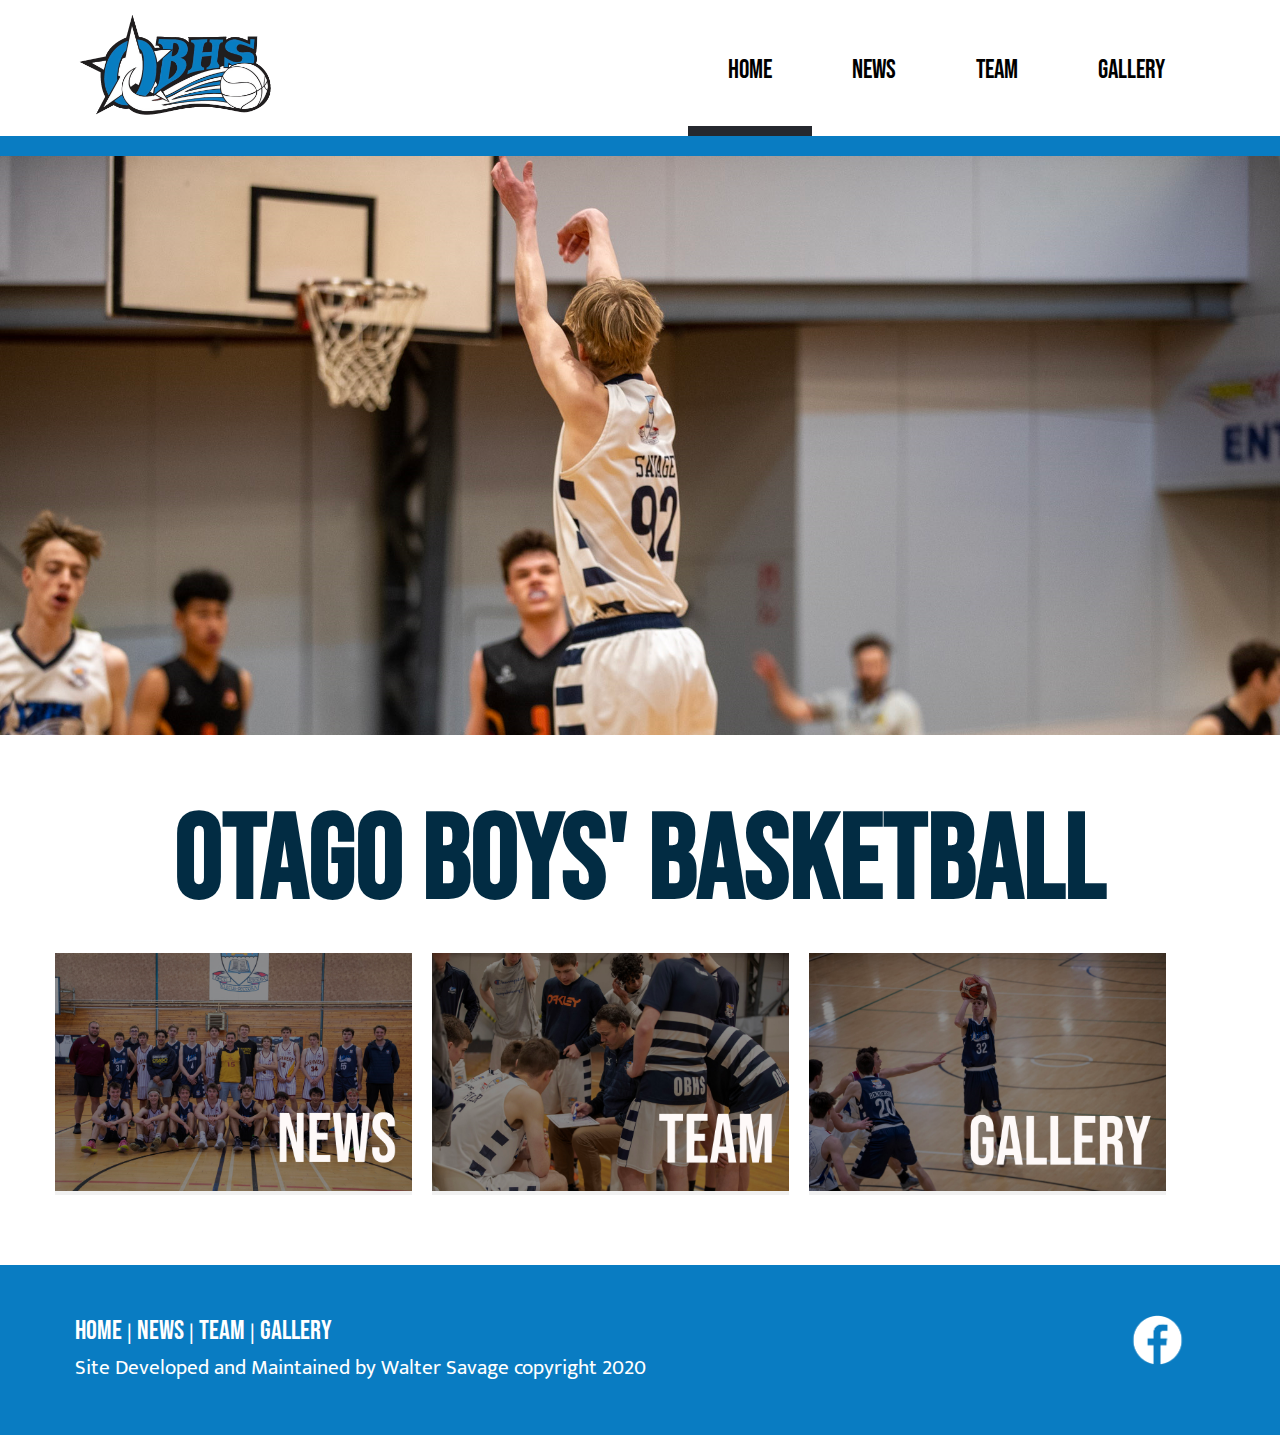
<file: 3.4 - Walter Savage/index.html>
<!DOCTYPE html>
<html lang="en">
<head>
	<script src="script.js">
	</script><!-- Links the JS to the page -->
	<meta charset="utf-8">
	<title>OBHS BBALL - Home</title><!-- Title for the website -->
	<link href="images/favicon.png" rel="icon" sizes="32x32" type="image/gif"><!-- The little icon in the TAB on the web browser -->
	<link href="style.css" rel="stylesheet" type="text/css"><!-- Links the StyleSheet for styling -->
	<meta content="width=device-width, initial-scale=1" name="viewport"><!-- Scales the website on landing -->
	<link href="https://cdnjs.cloudflare.com/ajax/libs/font-awesome/4.7.0/css/font-awesome.min.css" rel="stylesheet"><!-- Imports the hamburger Icon for the NAV bar -->
</head>
<body>
	<!-- Responsive phone menu -->
	<div class="topnav" id="myTopnav">
		<img alt="OBHS Logo" height="100" src="images/obhs_basketball_logo.png"> <a href="gallery.html">Gallery</a> <a href="team.html">Team</a> <a href="news.html">News</a> <a class="active" href="index.html">Home</a> <a class="icon" href="javascript:void(0);" onclick="myFunction()"><i class="fa fa-bars"></i></a>
	</div>
	<!-- Hero Image -->	
	<img alt="Walter Savage Shooting" class="hero_image" src="images/hero_v2.jpg">
	
	<!-- Main Content sits within here, has styling to keep consitency through website-->
	<div class="main_content">
	<!-- Header for Landing page -->
	<h1>Otago Boys' Basketball</h1>
		<!-- DIV is for row is to ensure they all sit on the same line -->
		<div class="row">
			<!-- Styling for column attached to the DIV -->
			<div class="column">
				<!-- Styling for the card attched through the div -->
				<div class="card">
					<!-- The image has hyperlink tags attached to the other pages -->
					<a href="news.html"><img alt="News Page" class="card_img" src="image_edits/cashmere_vs_obhs.jpg"></a>
				</div>
			</div>
			<!-- Styling for column attached to the DIV -->
			<div class="column">
				<!-- Styling for the card attched through the div -->
				<div class="card">
					<!-- The image has hyperlink tags attached to the other pages -->
					<a href="team.html"><img alt="Team Page" class="card_img" src="image_edits/brent_coach.jpg"></a>
				</div>
			</div>
			<!-- Styling for column attached to the DIV -->
			<div class="column">
				<!-- Styling for the card attched through the div -->
				<div class="card">
					<!-- The image has hyperlink tags attached to the other pages -->
					<a href="gallery.html"><img alt="Gallery Page" class="card_img" src="image_edits/gallery_img.jpg"></a>
				</div>
			</div>
		</div><!-- Row DIV -->
	</div><!-- Main Content -->
	
	<!-- Responisve Footer, contains links to pages and the Team Facebook Page -->
	<footer>
		<!-- link to the facebook -->
		<a href="https://www.facebook.com/pages/category/Amateur-Sports-Team/Otago-Boys-High-School-Basketball-133551963895731/"><img alt="Link to OBHS Basktball Facebook Page" class="facebook_img" src="images/facebook_logo.PNG"></a>
		<!-- Links to the other pages on the site -->
		<p><a href="index.html">Home</a> | <a href="news.html">News</a> | <a href="team.html">Team</a> | <a href="gallery.html">Gallery</a></p>
		<!-- contains information on the developer -->
		<p>Site Developed and Maintained by Walter Savage copyright 2020</p>
	</footer>
</body>
</html>
</file>
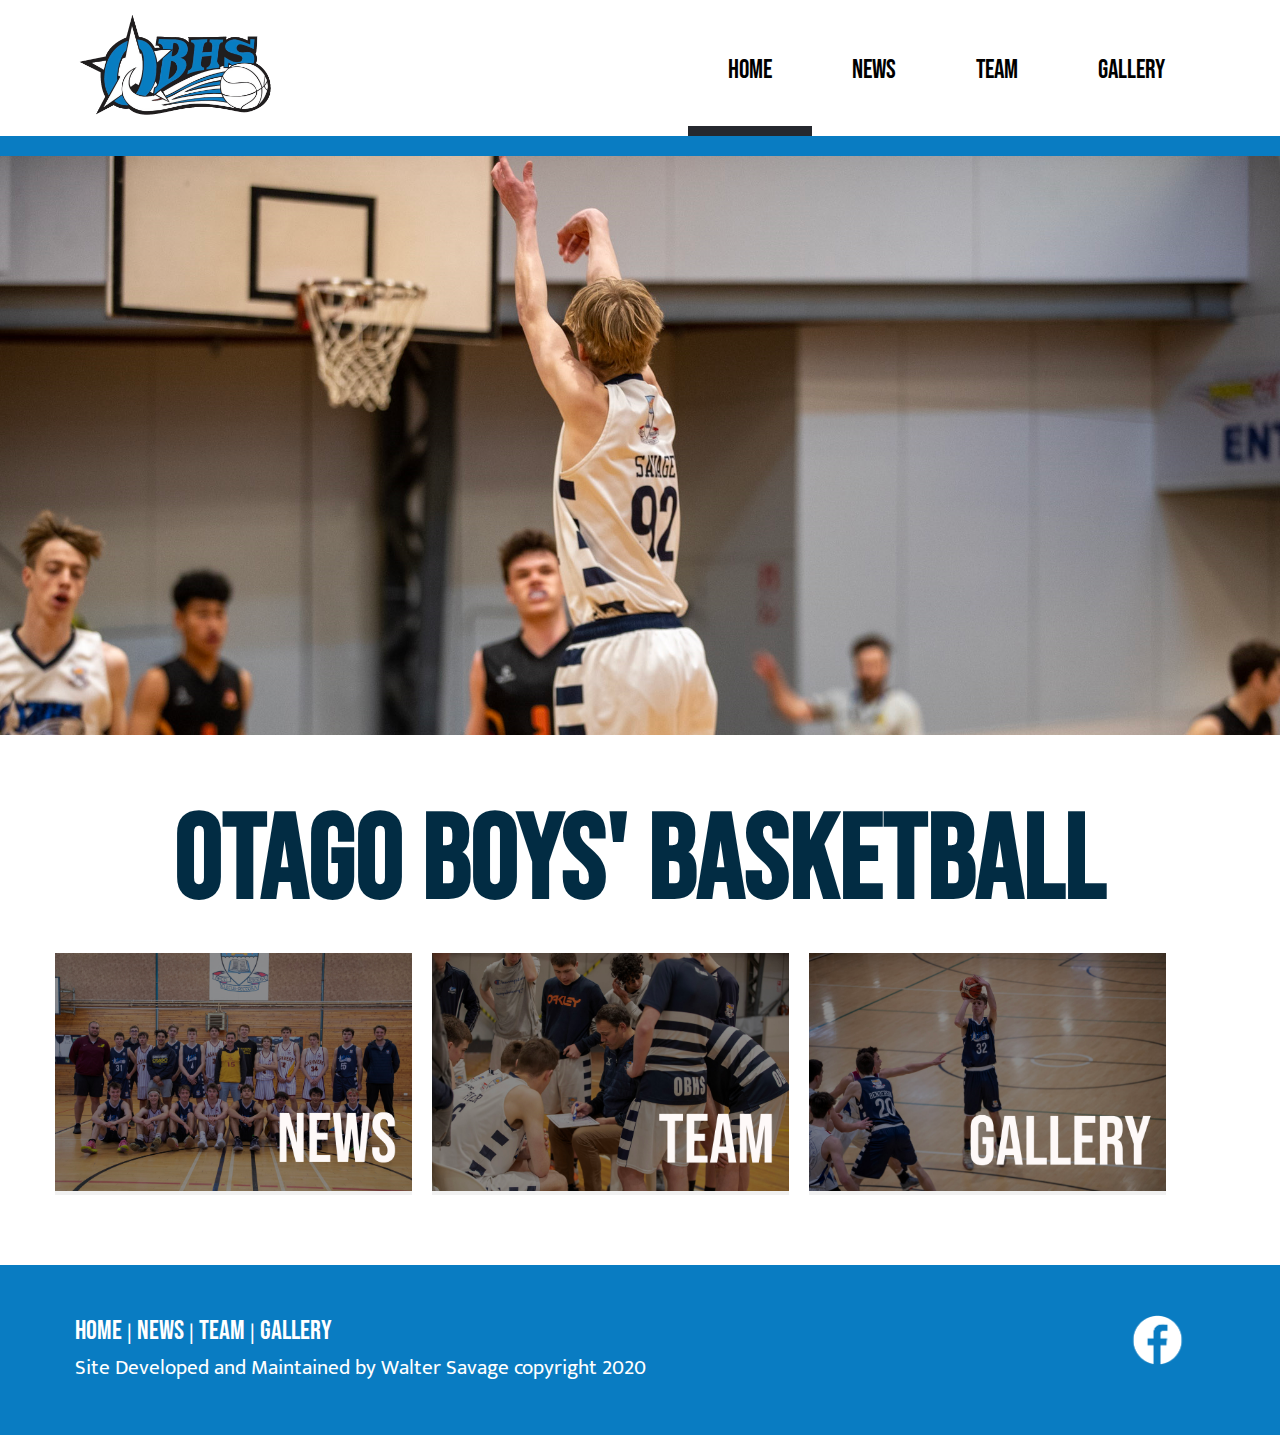
<file: 3.4-OBHS-Basketball-master/3.4 - Walter Savage/index.html>
<!DOCTYPE html>
<html lang="en">
<head>

	<script src="script.js">
	</script>
	<meta charset="utf-8">
	<title>OBHS BBALL - Home</title>
	<link href="images/favicon.png" rel="icon" sizes="32x32" type="image/gif">
	<link href="style.css" rel="stylesheet" type="text/css">
	<meta content="width=device-width, initial-scale=1" name="viewport">
	<link href="https://cdnjs.cloudflare.com/ajax/libs/font-awesome/4.7.0/css/font-awesome.min.css" rel="stylesheet">
</head>
<body>
	<!-- Responsive phone menu -->
	<div class="topnav" id="myTopnav">
		<img alt="OBHS Logo" height="100" src="images/obhs_basketball_logo.png"> <a href="gallery.html">Gallery</a> <a href="team.html">Team</a> <a href="news.html">News</a> <a class="active" href="index.html">Home</a> <a class="icon" href="javascript:void(0);" onclick="myFunction()"><i class="fa fa-bars"></i></a>
	</div><img alt="Walter Savage Shooting" class="hero_image" src="images/hero_v2.jpg">
	<div class="main_content">
		<h1>Otago Boys' Basketball</h1>
		<div class="row">
			<div class="column">
				<div class="card">
					<a href="news.html"><img alt="News Page" class="card_img" src="image_edits/cashmere_vs_obhs.jpg"></a>
				</div>
			</div>
			<div class="column">
				<div class="card">
					<a href="team.html"><img alt="Team Page" class="card_img" src="image_edits/brent_coach.jpg"></a>
				</div>
			</div>
			<div class="column">
				<div class="card">
					<a href="gallery.html"><img alt="Gallery Page" class="card_img" src="image_edits/gallery_img.jpg"></a>
				</div>
			</div>
		</div>
	</div><!-- Main Content -->
	<footer>
		<a href="https://www.facebook.com/pages/category/Amateur-Sports-Team/Otago-Boys-High-School-Basketball-133551963895731/"><img alt="Link to OBHS Basktball Facebook Page" class="facebook_img" src="images/facebook_logo.PNG"></a>
		<p><a href="index.html">Home</a> | <a href="news.html">News</a> | <a href="team.html">Team</a> | <a href="gallery.html">Gallery</a></p>
		<p>Site Developed and Maintained by Walter Savage copyright 2020</p>
	</footer>
</body>
</html>
</file>
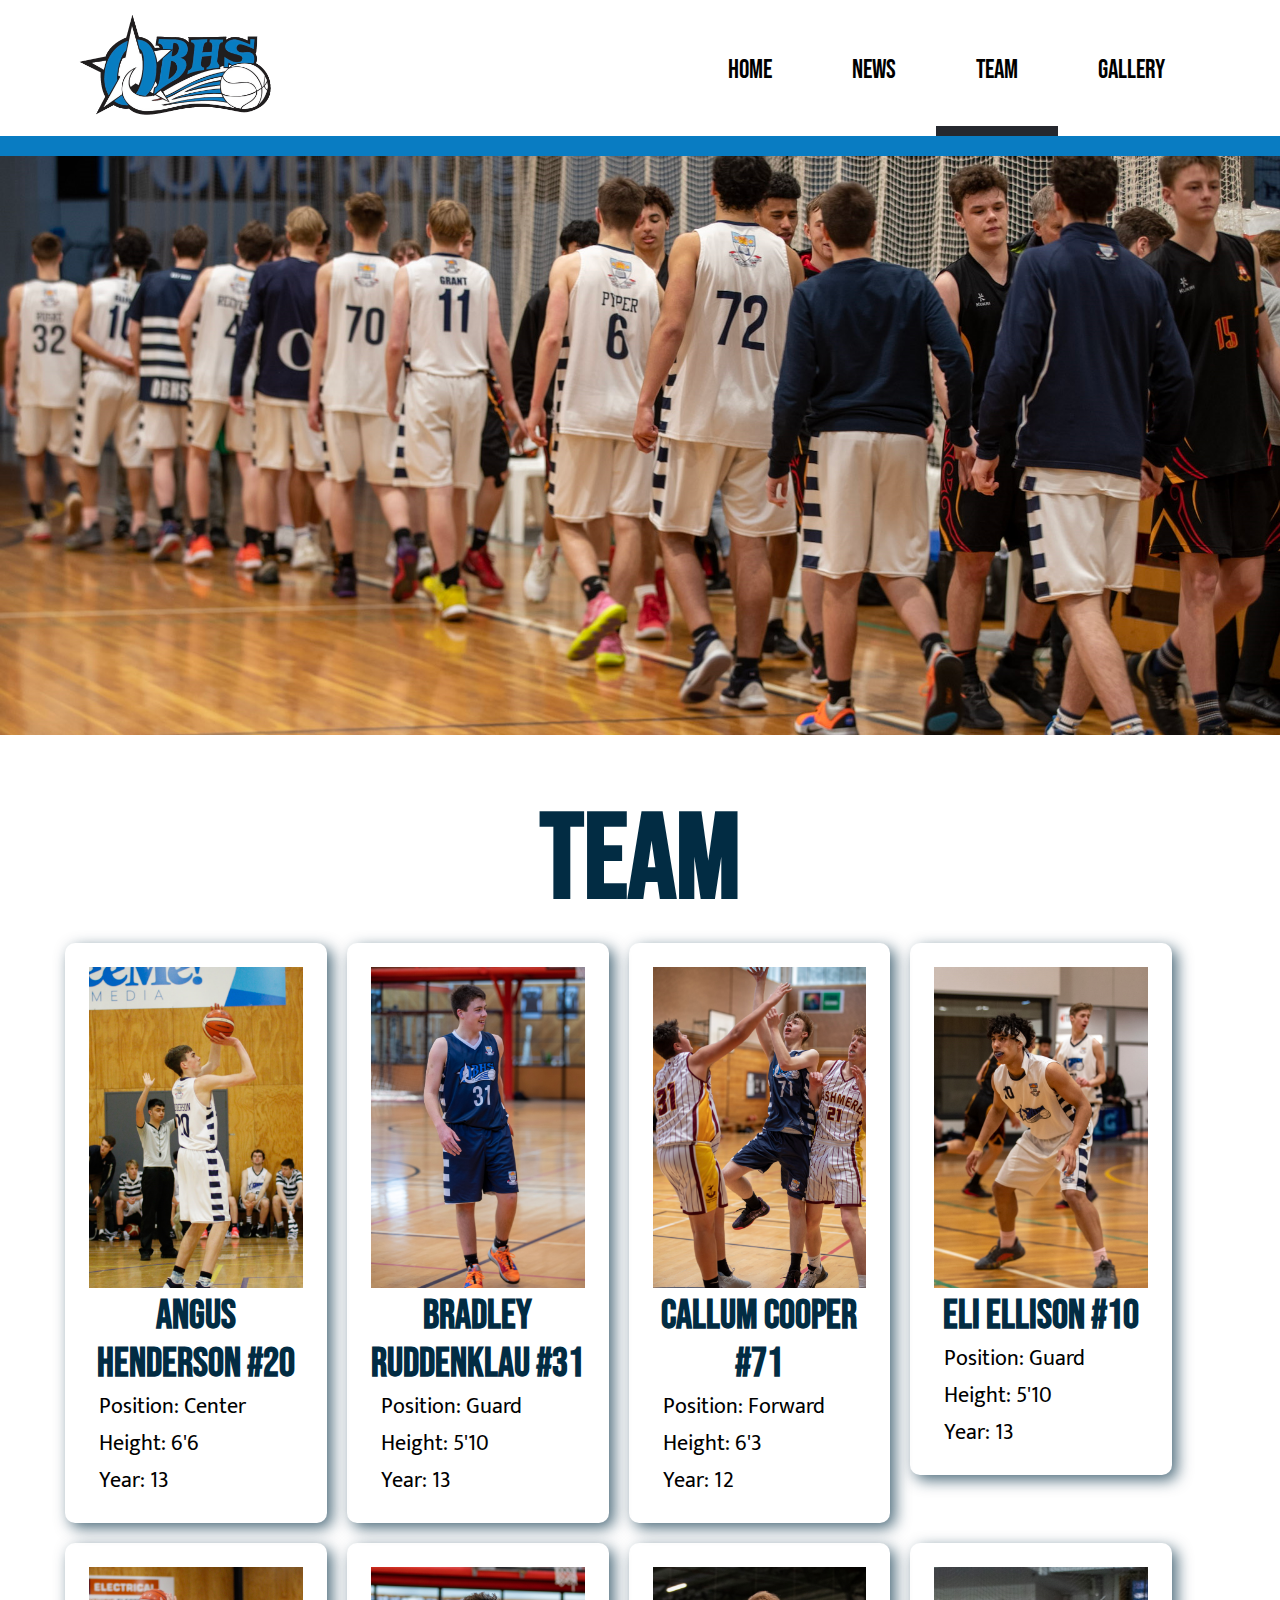
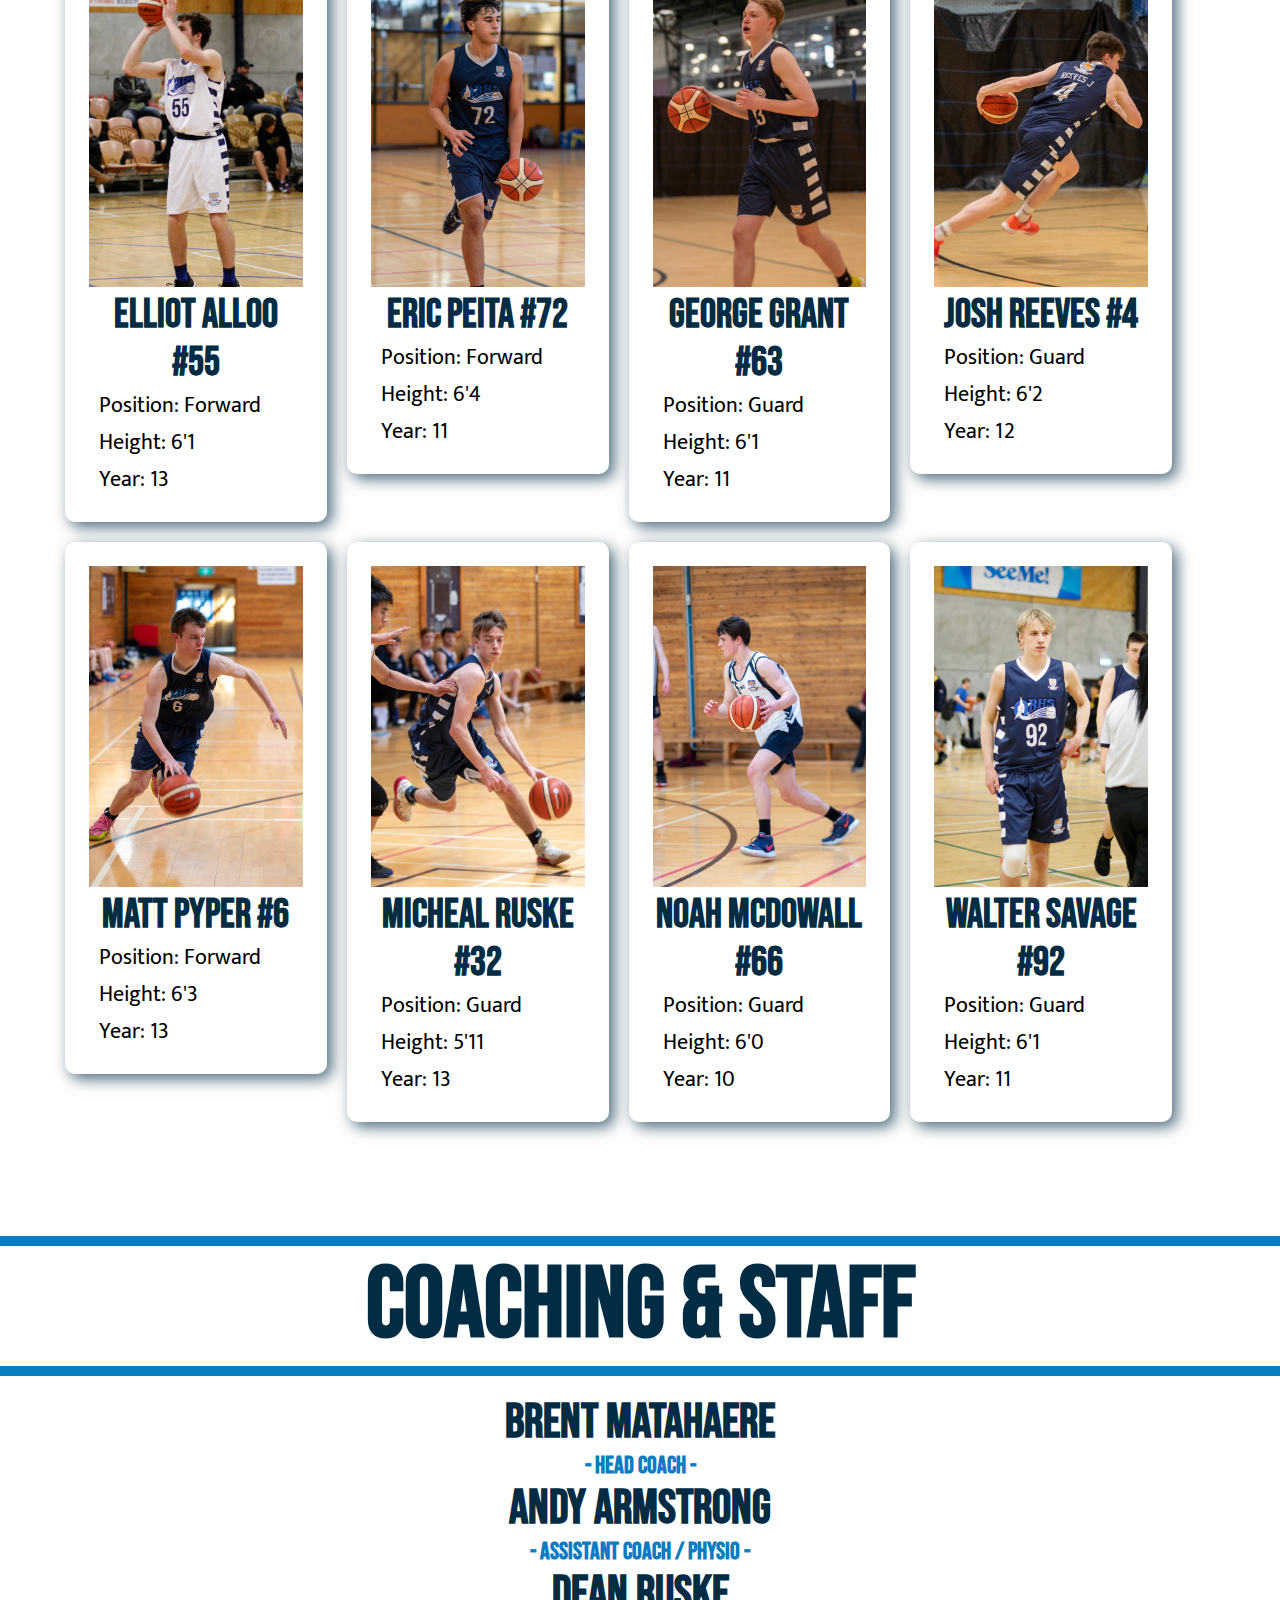
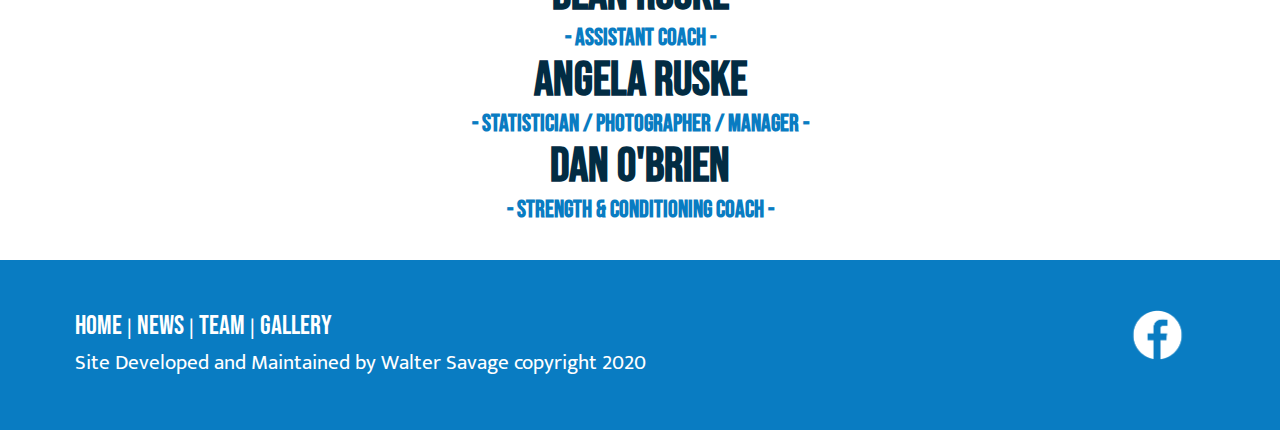
<file: 3.4 - Walter Savage/team.html>
<!DOCTYPE html>
<html lang="en">
<head>
	<script src="script.js">
	</script><!-- Links the JS to the page -->
	<meta charset="utf-8">
	<title>OBHS BBALL - Team</title><!-- Title for the website -->
	<link href="images/favicon.png" rel="icon" sizes="32x32" type="image/gif"><!-- The little icon in the TAB on the web browser -->
	<link href="style.css" rel="stylesheet" type="text/css"><!-- Links the StyleSheet for styling -->
	<meta content="width=device-width, initial-scale=1" name="viewport"><!-- Scales the website on landing -->
	<link href="https://cdnjs.cloudflare.com/ajax/libs/font-awesome/4.7.0/css/font-awesome.min.css" rel="stylesheet"><!-- Imports the hamburger Icon for the NAV bar -->
</head>
<body>
	<!-- Responsive phone menu -->
	<div class="topnav" id="myTopnav">
		<img alt="OBHS Basketball Logo" height="100" src="images/obhs_basketball_logo.png"> <a href="gallery.html">Gallery</a> <a class="active" href="team.html">Team</a> <a href="news.html">News</a> <a href="index.html">Home</a> <a class="icon" href="javascript:void(0);" onclick="myFunction()"><i class="fa fa-bars"></i></a>
	</div>
	
	<!-- Hero Image -->	
	<img alt="OBHS vs Waitaki handshakes" class="hero_image" src="images/team_hero_image.jpg">
	
	<!-- Main Content sits within here, has styling to keep consitency through website-->
	<div class="main_content">
		<!-- Header for Team page -->
		<h1>Team</h1>
		<!-- Ensures there is only a max of 4 players on each row -->
		<div class="row_v2">
			<!-- Styling for column_v2 attached to the DIV -->
			<div class="column_v2">
				<div class="player">
					<!-- img for each individual player -->
					<img alt="Angus Henderson" class="player_img" src="images/angus_henderson_v2.jpg">
					<!-- content for each player -->
					<h3>Angus Henderson #20</h3>
					<p>Position: Center<br>
					Height: 6'6<br>
					Year: 13</p>
				</div>
			</div>
			<!-- Styling for column_v2 attached to the DIV -->
			<div class="column_v2">
				<!-- DIV contains the styleing for the player's card -->
				<div class="player">
					<!-- img for each individual player -->
					<img alt="Bradley Ruddenklau" class="player_img" src="images/bradley_ruddenklau_v2.jpg">
					<!-- content for each player -->
					<h3>Bradley Ruddenklau #31</h3>
					<p>Position: Guard<br>
					Height: 5'10<br>
					Year: 13</p>
				</div>
			</div>
			<!-- Styling for column_v2 attached to the DIV -->
			<div class="column_v2">
				<!-- DIV contains the styleing for the player's card -->
				<div class="player">
					<!-- img for each individual player -->
					<img alt="Callum Cooper" class="player_img" src="images/callum_cooper.jpg">
					<!-- content for each player -->
					<h3>Callum Cooper #71</h3>
					<p>Position: Forward<br>
					Height: 6'3<br>
					Year: 12</p>
				</div>
			</div>
			<!-- Styling for column_v2 attached to the DIV -->
			<div class="column_v2">
				<!-- DIV contains the styleing for the player's card -->
				<div class="player">
					<!-- img for each individual player -->
					<img alt="Eli Ellison" class="player_img" src="images/eli_ellison_v2.jpg">
					<!-- content for each player -->
					<h3>Eli Ellison #10</h3>
					<p>Position: Guard<br>
					Height: 5'10<br>
					Year: 13</p>
				</div>
			</div>
		</div><!-- row_v2 -->
		<!-- Ensures there is only a max of 4 players on each row -->
		<div class="row_v2">
			<!-- Styling for column_v2 attached to the DIV -->
			<div class="column_v2">
				<!-- DIV contains the styleing for the player's card -->
				<div class="player">
					<!-- img for each individual player -->
					<img alt="Elliot Alloo" class="player_img" src="images/elliot_alloo_v2.jpg">
					<!-- content for each player -->
					<h3>Elliot Alloo #55</h3>
					<p>Position: Forward<br>
					Height: 6'1<br>
					Year: 13</p>
				</div>
			</div>
			<!-- Styling for column_v2 attached to the DIV -->
			<div class="column_v2">
				<!-- DIV contains the styleing for the player's card -->
				<div class="player">
					<!-- img for each individual player -->
					<img alt="Eric Peita" class="player_img" src="images/eric_peita.jpg">
					<!-- content for each player -->
					<h3>Eric Peita #72</h3>
					<p>Position: Forward<br>
					Height: 6'4<br>
					Year: 11</p>
				</div>
			</div>
			<!-- Styling for column_v2 attached to the DIV -->
			<div class="column_v2">
				<!-- DIV contains the styleing for the player's card -->
				<div class="player">
					<!-- img for each individual player -->
					<img alt="George Grant" class="player_img" src="images/george_grant_v2.jpg">
					<!-- content for each player -->
					<h3>George Grant #63</h3>
					<p>Position: Guard<br>
					Height: 6'1<br>
					Year: 11</p>
				</div>
			</div>
			<!-- Styling for column_v2 attached to the DIV -->
			<div class="column_v2">
				<!-- DIV contains the styleing for the player's card -->
				<div class="player">
					<!-- img for each individual player -->
					<img alt="Josh Reeves" class="player_img" src="images/josh_reeves_v2.jpg">
					<!-- content for each player -->
					<h3>Josh Reeves #4</h3>
					<p>Position: Guard<br>
					Height: 6'2<br>
					Year: 12</p>
				</div>
			</div>
		</div><!-- row_v2 -->
		<!-- Ensures there is only a max of 4 players on each row -->
		<div class="row_v2">
			<!-- Styling for column_v2 attached to the DIV -->
			<div class="column_v2">
				<!-- DIV contains the styleing for the player's card -->
				<div class="player">
					<!-- img for each individual player -->
					<img alt="Matt Pyper" class="player_img" src="images/matt_pyper.jpg">
					<!-- content for each player -->
					<h3>Matt Pyper #6</h3>
					<p>Position: Forward<br>
					Height: 6'3<br>
					Year: 13</p>
				</div>
			</div>
			<!-- Styling for column_v2 attached to the DIV -->
			<div class="column_v2">
				<!-- DIV contains the styleing for the player's card -->
				<div class="player">
					<!-- img for each individual player -->
					<img alt="Micheal Ruske" class="player_img" src="images/micheal_ruske_v2.jpg">
					<!-- content for each player -->
					<h3>Micheal Ruske #32</h3>
					<p>Position: Guard<br>
					Height: 5'11<br>
					Year: 13</p>
				</div>
			</div>
			<!-- Styling for column_v2 attached to the DIV -->
			<div class="column_v2">
				<!-- DIV contains the styleing for the player's card -->
				<div class="player">
					<!-- img for each individual player -->
					<img alt="Noah McDowall" class="player_img" src="images/noah_mcdwoll.jpg">
					<!-- content for each player -->
					<h3>Noah McDowall #66</h3>
					<p>Position: Guard<br>
					Height: 6'0<br>
					Year: 10</p>
				</div>
			</div>
			<!-- Styling for column_v2 attached to the DIV -->
			<div class="column_v2">
				<!-- DIV contains the styleing for the player's card -->
				<div class="player">
					<!-- img for each individual player -->
					<img alt="Walter Savage" class="player_img" src="images/walter_savage_v2.jpg">
					<!-- content for each player -->
					<h3>Walter Savage #92</h3>
					<p>Position: Guard<br>
					Height: 6'1<br>
					Year: 11</p>
				</div>
			</div>
		</div><!-- row_v2 -->
		
		<br><!-- Adds white space in between compontents of the page -->
		<br><!-- Adds white space in between compontents of the page -->
		<br><!-- Adds white space in between compontents of the page -->
		
	</div><!-- Main content -->
	<!-- div that conatins the management information with the image -->
	<div class="management">
	<!-- allows text be overlayed on the image -->
	<div class="centered">
		<div class="break"></div>
		<h1>Coaching & Staff</h1>
		<div class="break"></div><br><!-- the class 'break' on the div adds in the two blue lines -->
		<!-- contents of the staff involved -->
		<h2>Brent Matahaere</h2>
		<h4>- HEAD COACH -</h4>
		<h2>Andy Armstrong</h2>
		<h4>- ASSISTANT COACH / PHYSIO -</h4>
		<h2>Dean Ruske</h2>
		<h4>- ASSISTANT COACH -</h4>
		<h2>Angela Ruske</h2>
		<h4>- STATISTICIAN / PHOTOGRAPHER / MANAGER -</h4>
		<h2>Dan O'Brien</h2>
		<h4>- STRENGTH & CONDITIONING COACH -</h4>
		
	<!-- image which the text is over -->
	</div><img alt="OBHS vs Cashmere panoramic image" class="hero_image" src="images/management.jpg"></div>
	
	<!-- div that conatins the management information without the image -->
	<div class="management_no_img">
		<div class="break"></div>
		<h1>Coaching & Staff</h1>
		<div class="break"></div><br><!-- the class 'break' on the div adds in the two blue lines -->
		<!-- contents of the staff involved -->
		<h2>Brent Matahaere</h2>
		<h4>- HEAD COACH -</h4>
		<h2>Andy Armstrong</h2>
		<h4>- ASSISTANT COACH / PHYSIO -</h4>
		<h2>Dean Ruske</h2>
		<h4>- ASSISTANT COACH -</h4>
		<h2>Angela Ruske</h2>
		<h4>- STATISTICIAN / PHOTOGRAPHER / MANAGER -</h4>
		<h2>Dan O'Brien</h2>
		<h4>- STRENGTH & CONDITIONING COACH -</h4><br>
		<br>
	</div>
	
	<!-- Responisve Footer, contains links to pages and the Team Facebook Page -->
	<footer>
		<!-- link to the facebook -->
		<a href="https://www.facebook.com/pages/category/Amateur-Sports-Team/Otago-Boys-High-School-Basketball-133551963895731/"><img alt="Link to OBHS Basktball Facebook Page" class="facebook_img" src="images/facebook_logo.PNG"></a>
		<!-- Links to the other pages on the site -->
		<p><a href="index.html">Home</a> | <a href="news.html">News</a> | <a href="team.html">Team</a> | <a href="gallery.html">Gallery</a></p>
		<!-- contains information on the developer -->
		<p>Site Developed and Maintained by Walter Savage copyright 2020</p>
	</footer>
</body>
</html>
</file>
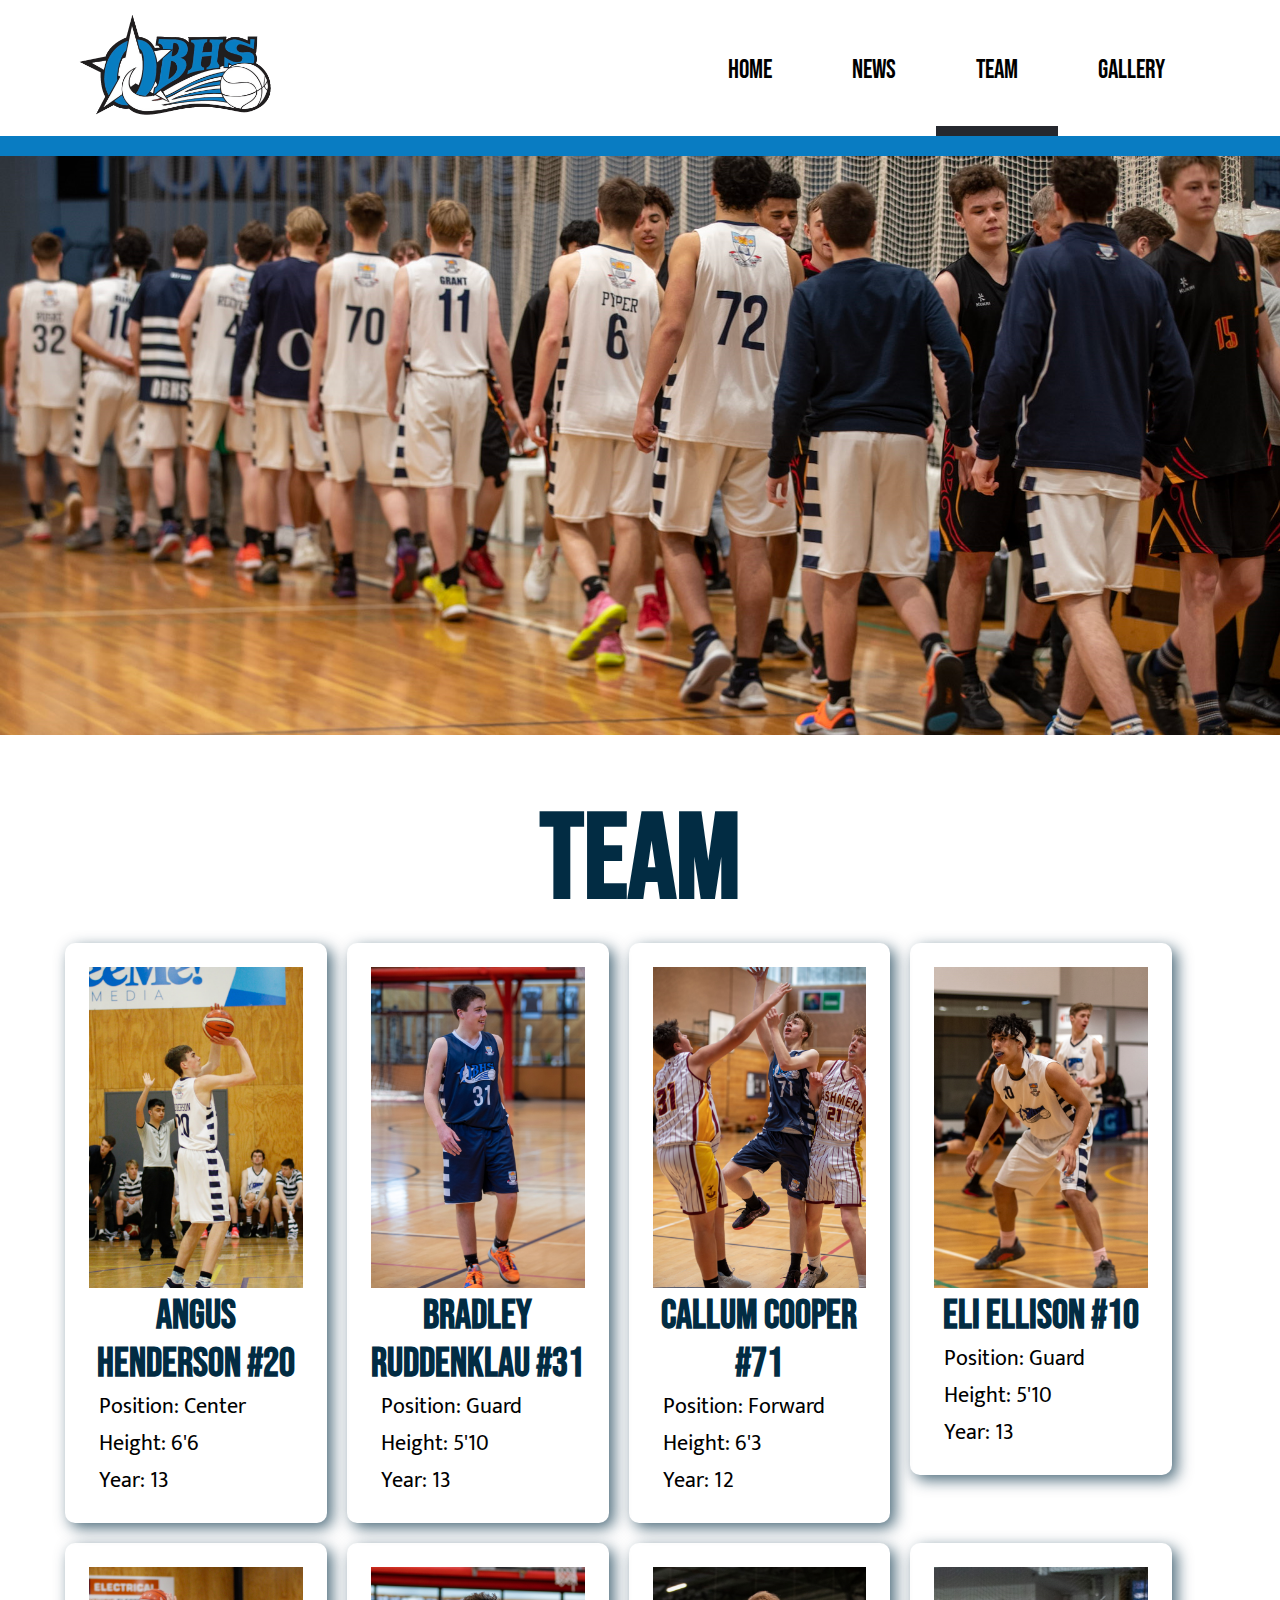
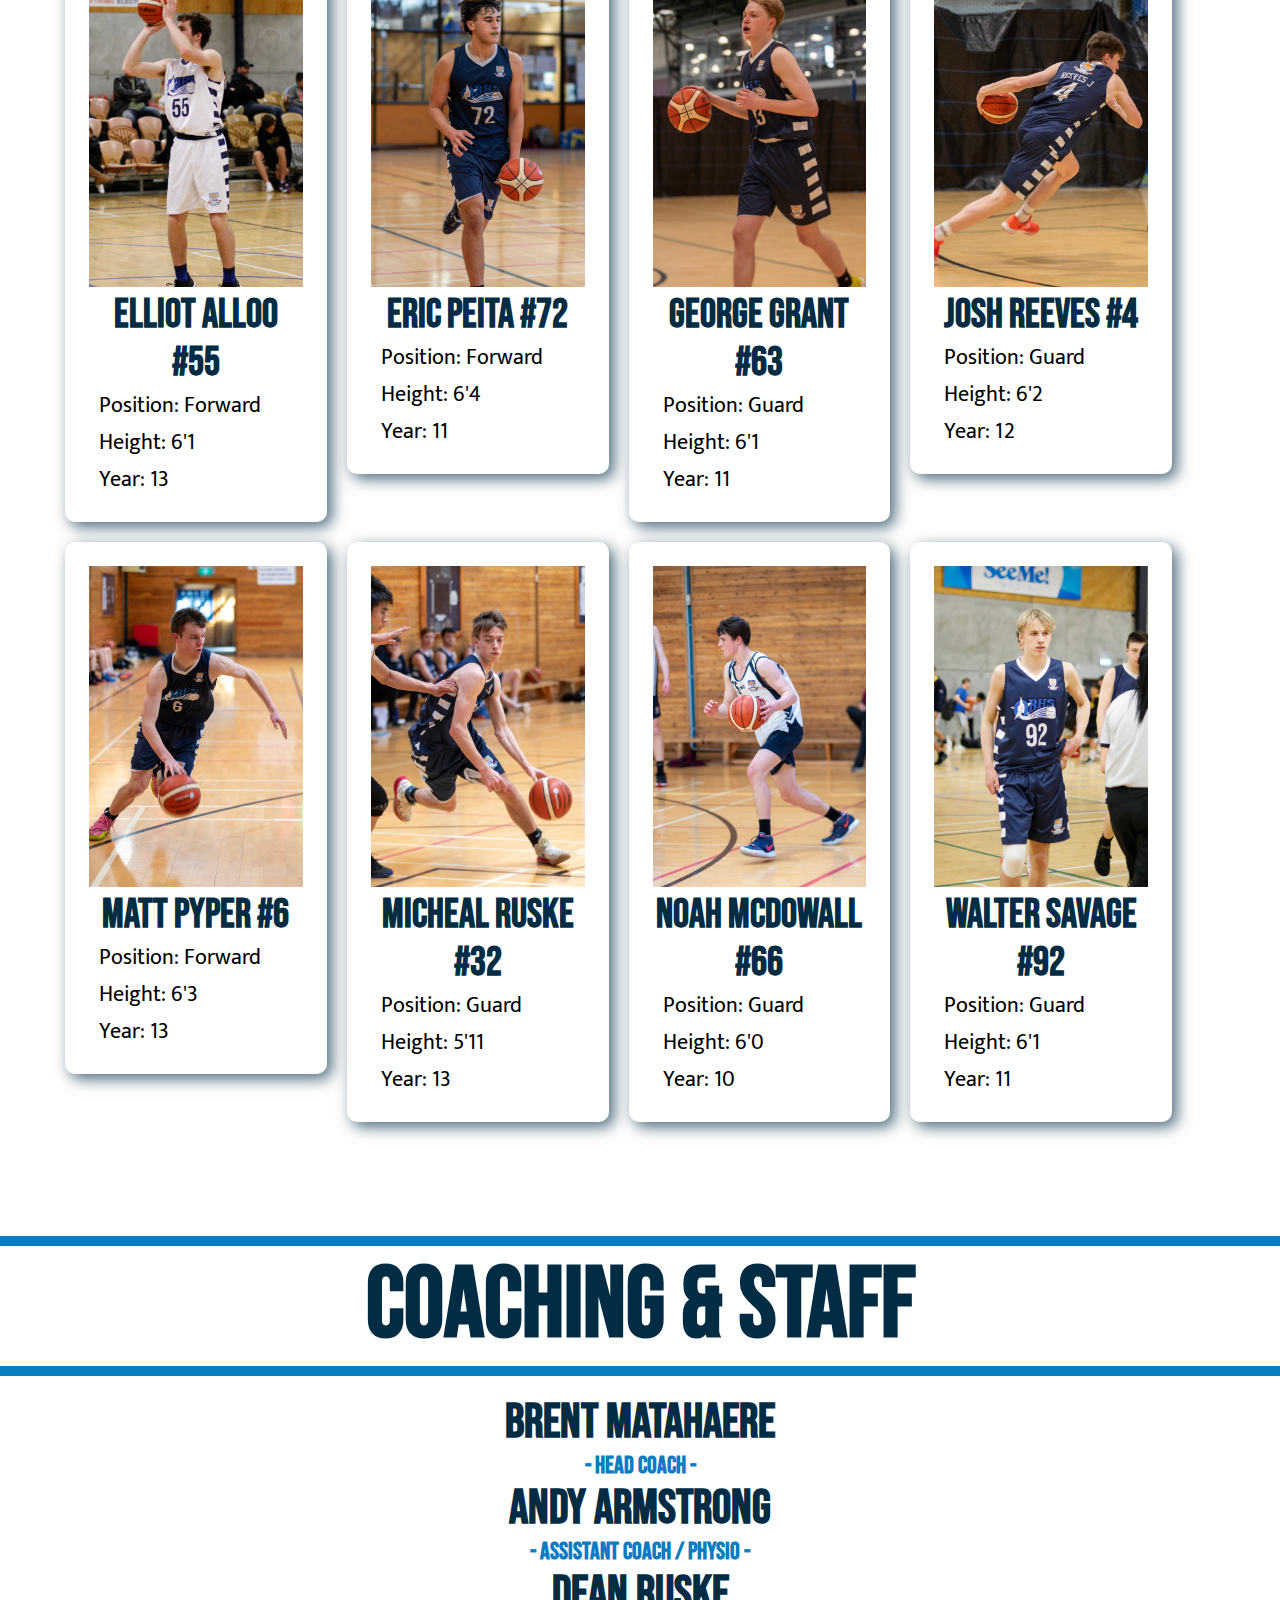
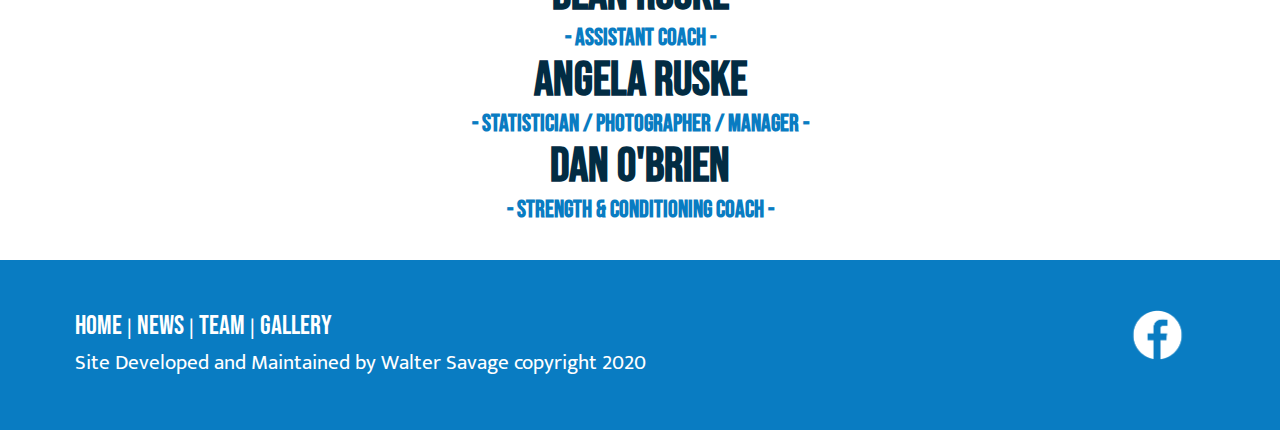
<file: 3.4-OBHS-Basketball-master/3.4 - Walter Savage/team.html>
<!DOCTYPE html>
<html lang="en">
<head>

	<script src="script.js">
	</script>
	<meta charset="utf-8">
	<title>OBHS BBALL - Team</title>
	<link href="images/favicon.png" rel="icon" sizes="32x32" type="image/gif">
	<link href="style.css" rel="stylesheet" type="text/css">
	<meta content="width=device-width, initial-scale=1" name="viewport">
	<link href="https://cdnjs.cloudflare.com/ajax/libs/font-awesome/4.7.0/css/font-awesome.min.css" rel="stylesheet">
</head>
<body>
	<!-- Responsive phone menu -->
	<div class="topnav" id="myTopnav">
		<img alt="OBHS Basketball Logo" height="100" src="images/obhs_basketball_logo.png"> <a href="gallery.html">Gallery</a> <a class="active" href="team.html">Team</a> <a href="news.html">News</a> <a href="index.html">Home</a> <a class="icon" href="javascript:void(0);" onclick="myFunction()"><i class="fa fa-bars"></i></a>
	</div><img alt="OBHS vs Waitaki handshakes" class="hero_image" src="images/team_hero_image.jpg">
	<div class="main_content">
		<h1>team</h1>
		<div class="row_v2">
			<div class="column_v2">
				<div class="player">
					<img alt="Angus Henderson" class="player_img" src="images/angus_henderson_v2.jpg">
					<h3>Angus Henderson #20</h3>
					<p>Position: Center<br>
					Height: 6'6<br>
					Year: 13</p>
				</div>
			</div>
			<div class="column_v2">
				<div class="player">
					<img alt="Bradley Ruddenklau" class="player_img" src="images/bradley_ruddenklau_v2.jpg">
					<h3>Bradley Ruddenklau #31</h3>
					<p>Position: Guard<br>
					Height: 5'10<br>
					Year: 13</p>
				</div>
			</div>
			<div class="column_v2">
				<div class="player">
					<img alt="Callum Cooper" class="player_img" src="images/callum_cooper.jpg">
					<h3>Callum Cooper #71</h3>
					<p>Position: Forward<br>
					Height: 6'3<br>
					Year: 12</p>
				</div>
			</div>
			<div class="column_v2">
				<div class="player">
					<img alt="Eli Ellison" class="player_img" src="images/eli_ellison_v2.jpg">
					<h3>Eli Ellison #10</h3>
					<p>Position: Guard<br>
					Height: 5'10<br>
					Year: 13</p>
				</div>
			</div>
		</div>
		<div class="row_v2">
			<div class="column_v2">
				<div class="player">
					<img alt="Elliot Alloo" class="player_img" src="images/elliot_alloo_v2.jpg">
					<h3>Elliot Alloo #55</h3>
					<p>Position: Forward<br>
					Height: 6'1<br>
					Year: 13</p>
				</div>
			</div>
			<div class="column_v2">
				<div class="player">
					<img alt="Eric Peita" class="player_img" src="images/eric_peita.jpg">
					<h3>Eric Peita #72</h3>
					<p>Position: Forward<br>
					Height: 6'4<br>
					Year: 11</p>
				</div>
			</div>
			<div class="column_v2">
				<div class="player">
					<img alt="George Grant" class="player_img" src="images/george_grant_v2.jpg">
					<h3>George Grant #63</h3>
					<p>Position: Guard<br>
					Height: 6'1<br>
					Year: 11</p>
				</div>
			</div>
			<div class="column_v2">
				<div class="player">
					<img alt="Josh Reeves" class="player_img" src="images/josh_reeves_v2.jpg">
					<h3>Josh Reeves #4</h3>
					<p>Position: Guard<br>
					Height: 6'2<br>
					Year: 12</p>
				</div>
			</div>
		</div>
		<div class="row_v2">
			<div class="column_v2">
				<div class="player">
					<img alt="Matt Pyper" class="player_img" src="images/matt_pyper.jpg">
					<h3>Matt Pyper #6</h3>
					<p>Position: Forward<br>
					Height: 6'3<br>
					Year: 13</p>
				</div>
			</div>
			<div class="column_v2">
				<div class="player">
					<img alt="Micheal Ruske" class="player_img" src="images/micheal_ruske_v2.jpg">
					<h3>Micheal Ruske #32</h3>
					<p>Position: Guard<br>
					Height: 5'11<br>
					Year: 13</p>
				</div>
			</div>
			<div class="column_v2">
				<div class="player">
					<img alt="Noah McDowall" class="player_img" src="images/noah_mcdwoll.jpg">
					<h3>Noah McDowall #66</h3>
					<p>Position: Guard<br>
					Height: 6'0<br>
					Year: 10</p>
				</div>
			</div>
			<div class="column_v2">
				<div class="player">
					<img alt="Walter Savage" class="player_img" src="images/walter_savage_v2.jpg">
					<h3>Walter Savage #92</h3>
					<p>Position: Guard<br>
					Height: 6'1<br>
					Year: 11</p>
				</div>
			</div>
		</div><br>
		<br>
		<br>
	</div><!-- Main content -->
	<div class="management">
	<div class="centered">
		<div class="break"></div>
		<h1>Coaching & Staff</h1>
		<div class="break"></div><br>
		<h2>Brent Matahaere</h2>
		<h4>- HEAD COACH -</h4>
		<h2>Andy Armstrong</h2>
		<h4>- ASSISTANT COACH / PHYSIO -</h4>
		<h2>Dean Ruske</h2>
		<h4>- ASSISTANT COACH -</h4>
		<h2>Angela Ruske</h2>
		<h4>- STATISTICIAN / PHOTOGRAPHER / MANAGER -</h4>
		<h2>Dan O'Brien</h2>
		<h4>- STRENGTH & CONDITIONING COACH -</h4>
	</div><img alt="OBHS vs Cashmere panoramic image" class="hero_image" src="images/management.jpg"></div>
	<div class="management_no_img">
		<div class="break"></div>
		<h1>Coaching & Staff</h1>
		<div class="break"></div><br>
		<h2>Brent Matahaere</h2>
		<h4>- HEAD COACH -</h4>
		<h2>Andy Armstrong</h2>
		<h4>- ASSISTANT COACH / PHYSIO -</h4>
		<h2>Dean Ruske</h2>
		<h4>- ASSISTANT COACH -</h4>
		<h2>Angela Ruske</h2>
		<h4>- STATISTICIAN / PHOTOGRAPHER / MANAGER -</h4>
		<h2>Dan O'Brien</h2>
		<h4>- STRENGTH & CONDITIONING COACH -</h4><br>
		<br>
	</div>
	<footer>
		<a href="https://www.facebook.com/pages/category/Amateur-Sports-Team/Otago-Boys-High-School-Basketball-133551963895731/"><img alt="Link to OBHS Basktball Facebook Page" class="facebook_img" src="images/facebook_logo.PNG"></a>
		<p><a href="index.html">Home</a> | <a href="news.html">News</a> | <a href="team.html">Team</a> | <a href="gallery.html">Gallery</a></p>
		<p>Site Developed and Maintained by Walter Savage copyright 2020</p>
	</footer>
</body>
</html>
</file>
<file: 3.4 - Walter Savage/style.css>
@charset "utf-8";
@import url('https://fonts.googleapis.com/css2?family=Bebas+Neue&family=Mukta&display=swap');
/* CSS Document */

* {
	margin: 0;
}
html {
	font-size: 100%;
}
/* 	NAV BAR */

/* Styles the navgition bar on each page */
.topnav {
	overflow: hidden;
	padding: 15px 75px 0px;
	background-color: white;
	border-bottom: 20px solid #097cc2;
}
/* styles the anchor or hyperlink tags within the topnav */
.topnav a {
	float: right;
	color: black;
	text-align: center;
	padding: 40px 40px;
	text-decoration: none;
	height: auto;
	font-family: 'Bebas Neue', cursive;
	font-size: 160%;
	border-bottom: 10px solid white;
}
/* styles the hover element for the anchor or hyperlink tags within the topnav */
.topnav a:hover {
	background-color: #ddd;
	color: black;
	border-bottom: 10px solid #ddd;
}
/* adds a border so the user reconises from the nav bar what page they are on */
.topnav a.active {
	border-bottom: 10px solid #25282e;
}
/* Styles the icon in the topnav */
.topnav .icon {
	display: none;
}
/* FOOTER */

/* base styling for the footer */
footer {
	text-align: left;
	background-color: #097cc2;
	padding: 50px 75px;
}
/* styling for the anchor or hyperlink within footer */
footer a {
	font-family: 'Bebas Neue', cursive;
	color: white;
	text-decoration: none;
	font-size: 130%;
}
/* styling for the text within footer */
footer p {
	font-family: 'Mukta', sans-serif;
	color: white;
	font-size: 130%;
}
/* styling for the hover element for the anchor or hyperlink tags within footer */
footer a:hover {
	background-color: white;
	color: #022c43;
}
/* styling for the img within footer */
footer img {
	float: right;
}
/* sets height for the facebook icon in the footer*/
.facebook_img {
	height: 50px;
}
/* sets hover element for the facebook icon in the footer*/
.facebook_img:hover {
	opacity: 0.7;
}
/* CARDS */

/* Float four columns side by side */
.column {
	float: left;
	width: 32%;
	padding: 20px 10px;
}
/* Remove extra left and right margins, due to padding */
.row {
	margin: 0 -5px;
}
/* Clear floats after the columns */
.row:after {
	content: "";
	display: table;
	clear: both;
}
/* Style the counter cards */
.card {
	text-align: center;
	background-color: #f1f1f1;
}
/* stlyes the imgs on the cards */
.card img{
	width: 100%;
}
/* stlyes the imgs hover effect on the cards */
.card img:hover {
	opacity: 0.7;
}
/* BODY */

/* adds a 75px margin to main content on all pages */
.main_content {
	margin: 0 75px;
}
/* sets the font size and style */
.main_content p {
	font-family: 'Mukta', sans-serif;
	font-size: 120%;
}
/* sets width for the hero img on each page */
.hero_image {
	width: 100%;
}
/* stlyes the header 1 on all of the pages*/
h1 {
	font-family: 'Bebas Neue', cursive;
	font-size: 750%;
	color: #022c43;
	margin: 0 75px;
	text-align: center;
}
/* stlyes the header 2 on all of the pages*/
h2 {
	font-family: 'Bebas Neue', cursive;
	color: #022c43;
	font-size: 300%;
	text-align: center;
}
/* NEWS */

/* removes an unecesary white gap */
.row_v2 {
	margin: 0 -5px;
}
/* sorts the styling when being scaled down */
.row_v2:after {
	content: "";
	display: table;
	clear: both;
}
/* stylimng for the news story cards */
.news_story {
	padding: 1.5rem;
	margin: 10px;
	float: left;
	width: 48.75%;
	box-sizing: border-box;
	box-shadow: 5px 5px 15px 0 #022c43B3;
	border-radius: 10px;
}
/* stylimng for icon with the news story cards */
.news_story ion-icon {
	font-size: 2rem;
	padding: 20px;
}
/* sets the font for the date */
span {
	font-family: 'Mukta', sans-serif;
	font-size: 100%;
}
/* aranges the date and icon */
db {
	display: flex;
	align-items: center;
}
/* sets the imgs in the news page to 100% of its parent element */
.news_img {
	width: 100%;
}
/* TEAM */

/* makes sure there can be 4 equal columns */
.column_v2 {
	float: left;
	width: 23.75%;
	padding: 0 10px;
}
/* general styling for the players */
.player {
	padding: 1.5rem;
	margin: 10px;
	float: left;
	width: 100%;
	box-sizing: border-box;
	box-shadow: 5px 5px 15px 0 #022c43B3;
	border-radius: 10px;
	display: inline-block;
}
/* sets player img width to 100% */
.player_img {
	width: 100%;
}
/* stlyes the header 3 on all of the pages*/
h3 {
	font-family: 'Bebas Neue', cursive;
	color: #022c43;
	font-size: 250%;
	text-align: center;
}
/* stlyes the header 4 on all of the pages*/
h4 {
	font-family: 'Bebas Neue', cursive;
	font-size: 150%;
	text-align: center;
	color: white;
}
/* stes the font for the players content */
.player p {
	font-family: 'Mukta', sans-serif;
	font-size: 140%;
	margin: 0 10px;
}
/* the blue lines above the management title*/
.break {
	border-bottom: solid 10px #097cc2;
}
/* general styling for the staff div */
.management {
	position: relative;
	text-align: center;
	margin: 0 0 -4px 0;
	visibility: visible;
}
/* allows text to overlay an image */
.centered {
	position: absolute;
	top: 50%;
	left: 50%;
	transform: translate(-50%, -50%);
}
/* stlyes the header 2 in the management div*/
.management h2 {
	font-family: 'Bebas Neue', cursive;
	color: #097cc2;
	font-size: 300%;
	text-align: center;
}
/* stlyes the header 1 in the management div*/
.management h1 {
	font-family: 'Bebas Neue', cursive;
	font-size: 100px;
	color: white;
	margin: 0 75px;
	text-align: center;
}
/* hides the management div until it is needed */
.management_no_img {
	visibility: hidden;
	height: 0px;
	display: none;
}
/* stlyes the header 2 in the management_no_img div*/
.management_no_img h2 {
	font-family: 'Bebas Neue', cursive;
	color: #097cc2;
	font-size: 300%;
	text-align: center;
}
/* stlyes the header 1 in the management_no_img div*/
.management_no_img h1 {
	font-family: 'Bebas Neue', cursive;
	font-size: 100px;
	color: white;
	margin: 0 75px;
	text-align: center;
}
/* GALLERY */

/* general styling for the container */
.container {
	width: 100%;
	margin: auto;
}
/* stlyes image gallery and sets the initial grid layout */
.image-gallery {
	margin: 0 75px 1.5rem;
	display: grid;
	grid-template-rows: auto;
	grid-gap: 1.5rem;
	grid-template-areas: 'img-7 img-2 img-3 img-3' 'img-7 img-4 img-5 img-6' 'img-1 img-1 img-8 img-6';
}
/* styling for teh anchor tags in the image-gallery */
.image-gallery a {
	width: 100%;
	height: 25rem;
	background-position: center;
	background-repeat: no-repeat;
	background-size: cover;
	position: relative;
	display: flex;
	align-items: center;
	justify-content: center;
	text-decoration: none;
}
/* styling for the icon within the anchor tags in the image-gallery */
.image-gallery a ion-icon {
	color: rgba(255, 255, 255, .6);
	font-size: 3rem;
	position: relative;
	z-index: 100;
	padding: 1rem 3rem;
	border: 2px solid rgba(255, 255, 255, .6);
	border-radius: .4rem;
	opacity: 0;
	transition: opacity .5s;
}
/* styling for the a tags 'before' */
.image-gallery a ::before {
	content: '';
	position: absolute;
	width: 100%;
	height: 100%;
	top: 0;
	left: 0;
	background-color: rgba(0, 0, 0, .8);
	opacity: 0;
	transition: opactiy .5s;
}
/* sets opacity for the a tags hover 'before' and icons */
.image-gallery a:hover ion-icon, 
.image-gallery a:hover::before {
	opacity: 1;
}
/* Links img to the html */
.img-1 {
	grid-area: img-1;
	background-image: url("images/shooting_brad_1.jpg");
}
/* Links img to the html */
.img-2 {
	grid-area: img-2;
	background-image: url("images/team_talk_2.jpg");
}
/* Links img to the html */
.img-3 {
	grid-area: img-3;
	background-image: url("images/reeves_driving_3.jpg");
}
/* Links img to the html */
.img-4 {
	grid-area: img-4;
	background-image: url("images/injured_angus_4.jpg");
}
/* Links img to the html */
.img-5 {
	grid-area: img-5;
	background-image: url("images/eric_dribbling_5.jpg");
}
/* Links img to the html */
.img-6 {
	grid-area: img-6;
	min-height: 51.5rem;
	background-image: url("images/ruske_black_white_6.jpg");
}
/* Links img to the html */
.img-7 {
	grid-area: img-7;
	min-height: 51.5rem;
	background-image: url("images/hbhs_tip_off_7.jpg");
}
/* Links img to the html */
.img-8 {
	grid-area: img-8;
	background-image: url("images/middelton_three_point_8.jpg");
}
/* MEDIA QUERIES */
/* changes styling for when the max width of the screen is 1785px */
@media screen and (max-width: 1785px) {
	.column_v2 {
		float: left;
		width: 23.75%;
		padding: 0 10px;
	}
}
/* changes styling for when the max width of the screen is 1740px */
@media screen and (max-width: 1740px) {
	.main_content {
		margin: 50px;
	}
	.column {
		float: left;
		width: 30%;
		padding: 20px 10px;
	}
	.news_story {
		width: 48%;
	}
}
/* changes styling for when the max width of the screen is 1690px */
@media screen and (max-width: 1690px) {
	.column_v2 {
		float: left;
		width: 22%;
		padding: 0 10px;
	}
}
/* changes styling for when the max width of the screen is 1405px */
@media screen and (max-width: 1405px) {
	.management {
		visibility: hidden;
		height: 0px;
		display: none;
	}
	.management_no_img {
		visibility: visible;
		height: auto;
		display: block;
	}
	.management_no_img h2 {
		color: #022c43;
	}
	.management_no_img h1 {
		color: #022c43;
	}
	.management_no_img h4 {
		color: #097cc2;
		font-family: 'Bebas Neue', cursive;
		font-size: 150%;
		text-align: center;
	}
}
/* changes styling for when the max width of the screen is 1200px */
@media screen and (max-width: 1200px) {
	.image-gallery {
		grid-template-areas: 'img-7 img-7 img-2 img-2' 'img-7 img-7 img-3 img-3' 'img-4 img-4 img-5 img-5' 'img-6 img-1 img-1 img-1' 'img-8 img-8 img-8 img-8';
	}
	.image-gallery a {
		height: 20rem;
	}
	.img-7 {
		min-height: 41.5rem
	}
	.img-6 {
		min-height: 20rem;
	}
	.news_story {
		width: 100%;
		float: none;
	}
	.column_v2 {
		width: 47%;
		padding: 0 10px;
	}
}
/* changes styling for when the max width of the screen is 910px */
@media screen and (max-width: 910px) {
	.topnav a {
		padding: 40px 20px;
		font-size: 130%;
	}
}
/* changes styling for when the max width of the screen is 800px */
@media screen and (max-width: 800px) {
	.column_v2 {
		width: 100%;
		padding: 0 10px;
	}
}
/* changes styling for when the max width of the screen is 768px */
@media screen and (max-width: 768px) {
	.topnav a:not(:first-child) {
		display: none;
	}
	.topnav a.icon {
		float: right;
		display: block;
	}
	.topnav.responsive {
		position: relative;
	}
	.topnav.responsive .icon {
		position: absolute;
		right: 0;
		top: 0;
	}
	.topnav.responsive a {
		float: none;
		display: block;
		text-align: left;
	}
	.main_content {
		margin: 50px;
	}
	.column {
		float: none;
		width: 100%;
		padding: 20px 10px;
	}
	h1 {
		font-size: 500%;
	}
}
/* changes styling for when the max width of the screen is 600px */
@media screen and (max-width: 600px) {
	.image-gallery {
		grid-template-areas: 'img-7 img-7 img-7 img-7' 'img-2 img-2 img-2 img-2' 'img-3 img-3 img-3 img-3' 'img-4 img-4 img-4 img-4' 'img-5 img-5 img-5 img-5' 'img-6 img-6 img-6 img-6' 'img-1 img-1 img-1 img-1' 'img-8 img-8 img-8 img-8';
		margin: 1.5rem 50px;
	}
	.image-gallery a {
		height: 30rem;
	}
	.img-7 {
		min-height: 30rem
	}
	.img-6 {
		min-height: 30rem;
	}
	h1 {
		font-size: 400%;
	}
}
/* changes styling for when the max width of the screen is 425px */
@media screen and (max-width: 425px) {
	.topnav a:not(:first-child) {
		display: none;
	}
	.topnav a.icon {
		float: right;
		display: block;
	}
	.topnav.responsive {
		position: relative;
	}
	.topnav.responsive .icon {
		position: absolute;
		right: 0;
		top: 0;
	}
	.topnav.responsive a {
		float: none;
		display: block;
		text-align: left;
	}
	.topnav {
		padding: 0 5px;
	}
	.topnav img {
		padding-top: 10px;
		padding-bottom: 5px;
		width: 50%;
		height: inherit;
	}
	footer {
		padding: 20px 15px;
	}
	footer a {
		font-size: 120%;
	}
	footer p {
		font-size: 120%;
	}
	.facebook_img {
		height: 40px
	}
	.column {
		float: none;
		width: 100%;
		padding: 10px 0;
	}
	.main_content {
		margin: 15px;
	}
	.image-gallery {
		margin: 1.5rem 10px;
	}
	.management_no_img h1 {
		font-size: 300%;
	}
	h1 {
		font-size: 300%;
		margin: auto;
	}
}
</file>
<file: 3.4-OBHS-Basketball-master/3.4 - Walter Savage/style.css>
@charset "utf-8";
@import url('https://fonts.googleapis.com/css2?family=Bebas+Neue&family=Mukta&display=swap');
/* CSS Document */

* {
	margin: 0;
}
html {
	font-size: 100%;
}
/* 	NAV BAR */

.topnav {
	overflow: hidden;
	padding: 15px 75px 0px;
	background-color: white;
	border-bottom: 20px solid #097cc2;
}
.topnav a {
	float: right;
	color: black;
	text-align: center;
	padding: 40px 40px;
	text-decoration: none;
	height: auto;
	font-family: 'Bebas Neue', cursive;
	font-size: 160%;
	border-bottom: 10px solid white;
}
.topnav a:hover {
	background-color: #ddd;
	color: black;
	border-bottom: 10px solid #ddd;
}
.topnav a.active {
	border-bottom: 10px solid #25282e;
}
.topnav .icon {
	display: none;
}
/* FOOTER */

footer {
	text-align: left;
	background-color: #097cc2;
	padding: 50px 75px;
}
footer a {
	font-family: 'Bebas Neue', cursive;
	color: white;
	text-decoration: none;
	font-size: 130%;
}
footer p {
	font-family: 'Mukta', sans-serif;
	color: white;
	font-size: 130%;
}
footer a:hover {
	background-color: white;
	color: #022c43;
}
footer img {
	float: right;
}
.facebook_img {
	height: 50px;
}
.facebook_img:hover {
	opacity: 0.7;
}
/* CARDS */

/* Float four columns side by side */

.column {
	float: left;
	width: 32%;
	padding: 20px 10px;
}
/* Remove extra left and right margins, due to padding */

.row {
	margin: 0 -5px;
}
/* Clear floats after the columns */

.row:after {
	content: "";
	display: table;
	clear: both;
}
/* Style the counter cards */

.card {
	text-align: center;
	background-color: #f1f1f1;
}
.card img{
	width: 100%;
}
.card img:hover {
	opacity: 0.7;
}
/* BODY */

.main_content {
	margin: 0 75px;
}
.main_content p {
	font-family: 'Mukta', sans-serif;
	font-size: 120%;
}
.hero_image {
	width: 100%;
}
h1 {
	font-family: 'Bebas Neue', cursive;
	font-size: 750%;
	color: #022c43;
	margin: 0 75px;
	text-align: center;
}
h2 {
	font-family: 'Bebas Neue', cursive;
	color: #022c43;
	font-size: 300%;
	text-align: center;
}
/* NEWS */

.row_v2 {
	margin: 0 -5px;
}
.row_v2:after {
	content: "";
	display: table;
	clear: both;
}
.news_story {
	padding: 1.5rem;
	margin: 10px;
	float: left;
	width: 48.75%;
	box-sizing: border-box;
	box-shadow: 5px 5px 15px 0 #022c43B3;
	border-radius: 10px;
}
.news_story ion-icon {
	font-size: 2rem;
	padding: 20px;
}
span {
	font-family: 'Mukta', sans-serif;
	font-size: 100%;
}
db {
	display: flex;
	align-items: center;
}
.news_img {
	width: 100%;
}
/* TEAM */

.column_v2 {
	float: left;
	width: 23.75%;
	padding: 0 10px;
}
.player {
	padding: 1.5rem;
	margin: 10px;
	float: left;
	width: 100%;
	box-sizing: border-box;
	box-shadow: 5px 5px 15px 0 #022c43B3;
	border-radius: 10px;
	display: inline-block;
}
.player_img {
	width: 100%;
}
h3 {
	font-family: 'Bebas Neue', cursive;
	color: #022c43;
	font-size: 250%;
	text-align: center;
}
h4 {
	font-family: 'Bebas Neue', cursive;
	font-size: 150%;
	text-align: center;
	color: white;
}
.player p {
	font-family: 'Mukta', sans-serif;
	font-size: 140%;
	margin: 0 10px;
}
.break {
	border-bottom: solid 10px #097cc2;
}
.management {
	position: relative;
	text-align: center;
	margin: 0 0 -4px 0;
	visibility: visible;
}
.centered {
	position: absolute;
	top: 50%;
	left: 50%;
	transform: translate(-50%, -50%);
}
.management h2 {
	font-family: 'Bebas Neue', cursive;
	color: #097cc2;
	font-size: 300%;
	text-align: center;
}
.management h1 {
	font-family: 'Bebas Neue', cursive;
	font-size: 100px;
	color: white;
	margin: 0 75px;
	text-align: center;
}
.management_no_img {
	visibility: hidden;
	height: 0px;
	display: none;
}
.management_no_img h2 {
	font-family: 'Bebas Neue', cursive;
	color: #097cc2;
	font-size: 300%;
	text-align: center;
}
.management_no_img h1 {
	font-family: 'Bebas Neue', cursive;
	font-size: 100px;
	color: white;
	margin: 0 75px;
	text-align: center;
}
/* GALLERY */

.container {
	width: 100%;
	margin: auto;
}
.image-gallery {
	margin: 0 75px 1.5rem;
	display: grid;
	grid-template-rows: auto;
	grid-gap: 1.5rem;
	grid-template-areas: 'img-7 img-2 img-3 img-3' 'img-7 img-4 img-5 img-6' 'img-1 img-1 img-8 img-6';
}
.image-gallery a {
	width: 100%;
	height: 25rem;
	background-position: center;
	background-repeat: no-repeat;
	background-size: cover;
	position: relative;
	display: flex;
	align-items: center;
	justify-content: center;
	text-decoration: none;
}
.image-gallery a ion-icon {
	color: rgba(255, 255, 255, .6);
	font-size: 3rem;
	position: relative;
	z-index: 100;
	padding: 1rem 3rem;
	border: 2px solid rgba(255, 255, 255, .6);
	border-radius: .4rem;
	opacity: 0;
	transition: opacity .5s;
}
.image-gallery a ::before {
	content: '';
	position: absolute;
	width: 100%;
	height: 100%;
	top: 0;
	left: 0;
	background-color: rgba(0, 0, 0, .8);
	opacity: 0;
	transition: opactiy .5s;
}
.image-gallery a:hover ion-icon, 
.image-gallery a:hover::before {
	opacity: 1;
}
.img-1 {
	grid-area: img-1;
	background-image: url("images/shooting_brad_1.jpg");
}
.img-2 {
	grid-area: img-2;
	background-image: url("images/team_talk_2.jpg");
}
.img-3 {
	grid-area: img-3;
	background-image: url("images/reeves_driving_3.jpg");
}
.img-4 {
	grid-area: img-4;
	background-image: url("images/injured_angus_4.jpg");
}
.img-5 {
	grid-area: img-5;
	background-image: url("images/eric_dribbling_5.jpg");
}
.img-6 {
	grid-area: img-6;
	min-height: 51.5rem;
	background-image: url("images/ruske_black_white_6.jpg");
}
.img-7 {
	grid-area: img-7;
	min-height: 51.5rem;
	background-image: url("images/hbhs_tip_off_7.jpg");
}
.img-8 {
	grid-area: img-8;
	background-image: url("images/middelton_three_point_8.jpg");
}
/* MEDIA QUERIES */

@media screen and (max-width: 1740px) {
	.main_content {
		margin: 50px;
	}
	.column {
		float: left;
		width: 30%;
		padding: 20px 10px;
	}
	.news_story {
		width: 48%;
	}
}
@media screen and (max-width: 1785px) {
	.column_v2 {
		float: left;
		width: 23.75%;
		padding: 0 10px;
	}
}
@media screen and (max-width: 1690px) {
	.column_v2 {
		float: left;
		width: 22%;
		padding: 0 10px;
	}
}
@media screen and (max-width: 1405px) {
	.management {
		visibility: hidden;
		height: 0px;
		display: none;
	}
	.management_no_img {
		visibility: visible;
		height: auto;
		display: block;
	}
	.management_no_img h2 {
		color: #022c43;
	}
	.management_no_img h1 {
		color: #022c43;
	}
	.management_no_img h4 {
		color: #097cc2;
		font-family: 'Bebas Neue', cursive;
		font-size: 150%;
		text-align: center;
	}
}
@media screen and (max-width: 1200px) {
	.image-gallery {
		grid-template-areas: 'img-7 img-7 img-2 img-2' 'img-7 img-7 img-3 img-3' 'img-4 img-4 img-5 img-5' 'img-6 img-1 img-1 img-1' 'img-8 img-8 img-8 img-8';
	}
	.image-gallery a {
		height: 20rem;
	}
	.img-7 {
		min-height: 41.5rem
	}
	.img-6 {
		min-height: 20rem;
	}
	.news_story {
		width: 100%;
		float: none;
	}
	.column_v2 {
		width: 47%;
		padding: 0 10px;
	}
}
@media screen and (max-width: 910px) {
	.topnav a {
		padding: 40px 20px;
		font-size: 130%;
	}
}
@media screen and (max-width: 800px) {
	.column_v2 {
		width: 100%;
		padding: 0 10px;
	}
}
@media screen and (max-width: 768px) {
	.topnav a:not(:first-child) {
		display: none;
	}
	.topnav a.icon {
		float: right;
		display: block;
	}
	.topnav.responsive {
		position: relative;
	}
	.topnav.responsive .icon {
		position: absolute;
		right: 0;
		top: 0;
	}
	.topnav.responsive a {
		float: none;
		display: block;
		text-align: left;
	}
	.main_content {
		margin: 50px;
	}
	.column {
		float: none;
		width: 100%;
		padding: 20px 10px;
	}
	h1 {
		font-size: 500%;
	}
}
@media screen and (max-width: 600px) {
	.image-gallery {
		grid-template-areas: 'img-7 img-7 img-7 img-7' 'img-2 img-2 img-2 img-2' 'img-3 img-3 img-3 img-3' 'img-4 img-4 img-4 img-4' 'img-5 img-5 img-5 img-5' 'img-6 img-6 img-6 img-6' 'img-1 img-1 img-1 img-1' 'img-8 img-8 img-8 img-8';
		margin: 1.5rem 50px;
	}
	.image-gallery a {
		height: 30rem;
	}
	.img-7 {
		min-height: 30rem
	}
	.img-6 {
		min-height: 30rem;
	}
	h1 {
		font-size: 400%;
	}
}
@media screen and (max-width: 425px) {
	.topnav a:not(:first-child) {
		display: none;
	}
	.topnav a.icon {
		float: right;
		display: block;
	}
	.topnav.responsive {
		position: relative;
	}
	.topnav.responsive .icon {
		position: absolute;
		right: 0;
		top: 0;
	}
	.topnav.responsive a {
		float: none;
		display: block;
		text-align: left;
	}
	.topnav {
		padding: 0 5px;
	}
	.topnav img {
		padding-top: 10px;
		padding-bottom: 5px;
		width: 50%;
		height: inherit;
	}
	footer {
		padding: 20px 15px;
	}
	footer a {
		font-size: 120%;
	}
	footer p {
		font-size: 120%;
	}
	.facebook_img {
		height: 40px
	}
	.column {
		float: none;
		width: 100%;
		padding: 10px 0;
	}
	.main_content {
		margin: 15px;
	}
	.image-gallery {
		margin: 1.5rem 10px;
	}
	.management_no_img h1 {
		font-size: 300%;
	}
	h1 {
		font-size: 300%;
		margin: auto;
	}
}
</file>
